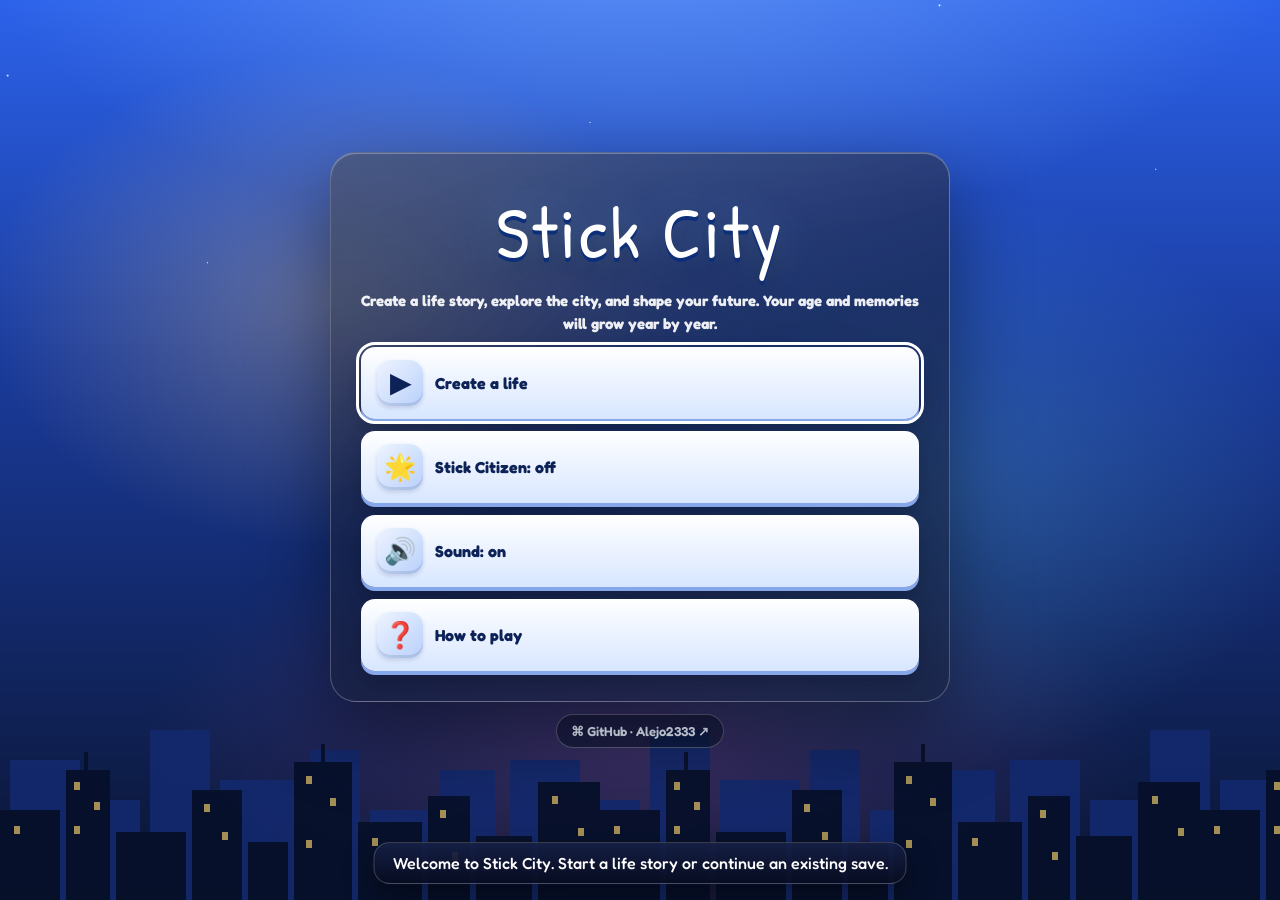
<file: index.html>
<!doctype html>
<html lang="en">
  <head>
    <meta charset="utf-8" />
    <meta
      name="viewport"
      content="width=device-width, initial-scale=1, viewport-fit=cover"
    />
    <title>Stick City</title>
    <link rel="preconnect" href="https://fonts.googleapis.com" />
    <link rel="preconnect" href="https://fonts.gstatic.com" crossorigin />
    <link
      rel="stylesheet"
      href="https://fonts.googleapis.com/css2?family=Fredoka:wght@400;500;600;700&family=Patrick+Hand&display=swap"
    />
    <link rel="stylesheet" href="css/base.css" />
    <link rel="stylesheet" href="css/mobile.css" />
    <link rel="stylesheet" href="css/ui.css" />
    <link rel="stylesheet" href="css/casino.css" />
    <link rel="stylesheet" href="css/kit.css" />
    <link rel="stylesheet" href="css/motion.css" />
  </head>
  <body>
    <main>
      <div class="stage">
        <canvas
          id="c"
          width="800"
          height="520"
          aria-label="Top-down town view, or the inside of a building"
        ></canvas>
        <div class="ov" id="ov" hidden></div>
      </div>
      <div class="screen" id="bp" hidden></div>
      <div class="screen" id="mn" hidden></div>
      <div class="joy" id="joy" aria-hidden="true">
        <div class="joy-base"><div class="joy-knob"></div></div>
      </div>
      <p id="log" aria-live="polite"></p>
      <button id="talkb" hidden></button>
      <div class="fab">
        <button id="menub" aria-label="Menu">☰</button>
        <button id="bagb" aria-label="Backpack">🎒</button>
        <button id="phb" aria-label="Phone">📱</button>
        <button id="rewb" aria-label="Rewind time" hidden>⏪</button>
        <button id="carb" aria-label="Park or drive your vehicle" hidden>
          🅿️
        </button>
        <button id="zin" aria-label="Zoom in">+</button>
        <button id="zout" aria-label="Zoom out">−</button>
      </div>
      <div id="zl" aria-hidden="true"></div>
      <div id="fade" aria-hidden="true"></div>
      <div id="phn" hidden></div>
      <div id="sa" aria-hidden="true"></div>
    </main>
    <!-- Plain scripts sharing one global scope; order matters. -->
    <script src="js/core/state.js"></script>
    <script src="js/data/buildings.js"></script>
    <script src="js/world/map.js"></script>
    <script src="js/world/cars.js"></script>
    <script src="js/world/scenery.js"></script>
    <script src="js/world/npcs.js"></script>
    <script src="js/core/effects.js"></script>
    <script src="js/ui/backpack.js"></script>
    <script src="js/systems/citizen.js"></script>
    <script src="js/systems/market.js"></script>
    <script src="js/ui/report.js"></script>
    <script src="js/ui/phone.js"></script>
    <script src="js/ui/kit.js"></script>
    <script src="js/ui/invest.js"></script>
    <script src="js/ui/creator.js"></script>
    <script src="js/world/pickups.js"></script>
    <script src="js/systems/events.js"></script>
    <script src="js/data/lifesim.js"></script>
    <script src="js/systems/life.js"></script>
    <script src="js/systems/shop.js"></script>
    <script src="js/systems/dating.js"></script>
    <script src="js/city/social.js"></script>
    <script src="js/city/hub.js"></script>
    <script src="js/city/property.js"></script>
    <script src="js/city/minigames.js"></script>
    <script src="js/city/casino.js"></script>
    <script src="js/city/achievements.js"></script>
    <script src="js/systems/time.js"></script>
    <script src="js/render/world.js"></script>
    <script src="js/render/player.js"></script>
    <script src="js/render/hud.js"></script>
    <script src="js/ui/menu.js"></script>
    <script src="js/main.js"></script>
  </body>
</html>
</file>
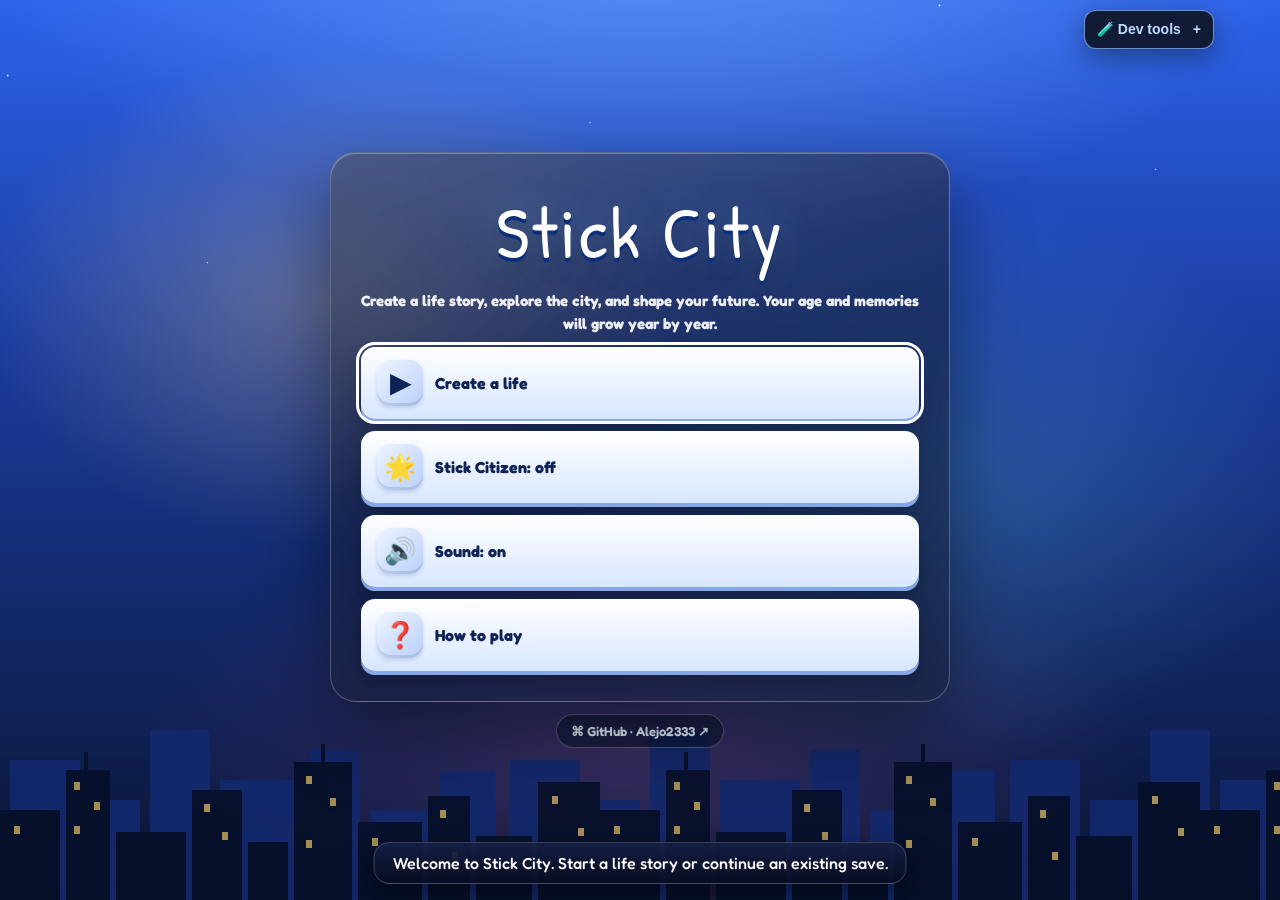
<file: index.dev.html>
<!doctype html>
<html lang="en">
  <head>
    <meta charset="utf-8" />
    <meta
      name="viewport"
      content="width=device-width, initial-scale=1, viewport-fit=cover"
    />
    <title>Stick City — Development</title>
    <script>
      window.STICK_CITY_DEV = true;
    </script>
    <link rel="preconnect" href="https://fonts.googleapis.com" />
    <link rel="preconnect" href="https://fonts.gstatic.com" crossorigin />
    <link
      rel="stylesheet"
      href="https://fonts.googleapis.com/css2?family=Fredoka:wght@400;500;600;700&family=Patrick+Hand&display=swap"
    />
    <link rel="stylesheet" href="css/base.css" />
    <link rel="stylesheet" href="css/mobile.css" />
    <link rel="stylesheet" href="css/ui.css" />
    <link rel="stylesheet" href="css/casino.css" />
    <link rel="stylesheet" href="css/kit.css" />
    <link rel="stylesheet" href="css/dev.css" />
    <link rel="stylesheet" href="css/motion.css" />
  </head>
  <body>
    <main>
      <div class="stage">
        <canvas
          id="c"
          width="800"
          height="520"
          aria-label="Top-down town view, or the inside of a building"
        ></canvas>
        <div class="ov" id="ov" hidden></div>
      </div>
      <div class="screen" id="bp" hidden></div>
      <div class="screen" id="mn" hidden></div>
      <div class="joy" id="joy" aria-hidden="true">
        <div class="joy-base"><div class="joy-knob"></div></div>
      </div>
      <p id="log" aria-live="polite"></p>
      <button id="talkb" hidden></button>
      <div class="fab">
        <button id="menub" aria-label="Menu">☰</button>
        <button id="bagb" aria-label="Backpack">🎒</button>
        <button id="phb" aria-label="Phone">📱</button>
        <button id="rewb" aria-label="Rewind time" hidden>⏪</button>
        <button id="carb" aria-label="Park or drive your vehicle" hidden>
          🅿️
        </button>
        <button id="zin" aria-label="Zoom in">+</button>
        <button id="zout" aria-label="Zoom out">−</button>
      </div>
      <div id="zl" aria-hidden="true"></div>
      <div id="fade" aria-hidden="true"></div>
      <div id="phn" hidden></div>
      <div id="sa" aria-hidden="true"></div>
    </main>
    <script src="js/core/state.js"></script>
    <script src="js/data/buildings.js"></script>
    <script src="js/world/map.js"></script>
    <script src="js/world/cars.js"></script>
    <script src="js/world/scenery.js"></script>
    <script src="js/world/npcs.js"></script>
    <script src="js/core/effects.js"></script>
    <script src="js/ui/backpack.js"></script>
    <script src="js/systems/citizen.js"></script>
    <script src="js/systems/market.js"></script>
    <script src="js/ui/report.js"></script>
    <script src="js/ui/phone.js"></script>
    <script src="js/ui/kit.js"></script>
    <script src="js/ui/invest.js"></script>
    <script src="js/ui/creator.js"></script>
    <script src="js/world/pickups.js"></script>
    <script src="js/systems/events.js"></script>
    <script src="js/data/lifesim.js"></script>
    <script src="js/systems/life.js"></script>
    <script src="js/systems/shop.js"></script>
    <script src="js/systems/dating.js"></script>
    <script src="js/city/social.js"></script>
    <script src="js/city/hub.js"></script>
    <script src="js/city/property.js"></script>
    <script src="js/city/minigames.js"></script>
    <script src="js/city/casino.js"></script>
    <script src="js/city/achievements.js"></script>
    <script src="js/systems/time.js"></script>
    <script src="js/render/world.js"></script>
    <script src="js/render/player.js"></script>
    <script src="js/render/hud.js"></script>
    <script src="js/ui/menu.js"></script>
    <script src="js/main.js"></script>
    <script src="js/dev.js"></script>
  </body>
</html>
</file>
<file: css/base.css>
:root {
  --paper: #eef2f5;
  --ink: #2b3138;
  --muted: #5f6b78;
  --mark: #1f5fd1;
  box-sizing: border-box;
}
@media (prefers-color-scheme: dark) {
  :root:not([data-theme="light"]) {
    --paper: #1b2026;
    --ink: #e6eaee;
    --muted: #93a0ad;
    --mark: #6ea2ff;
  }
}
:root[data-theme="dark"] {
  --paper: #1b2026;
  --ink: #e6eaee;
  --muted: #93a0ad;
  --mark: #6ea2ff;
}
* {
  box-sizing: border-box;
}
html,
body {
  height: 100%;
  margin: 0;
  overflow: hidden;
  overscroll-behavior: none;
  background: #000;
}
body {
  color: var(--ink);
  font-family:
    "Patrick Hand", "Comic Sans MS", "Segoe Print", cursive, sans-serif;
  font-size: 18px;
  -webkit-user-select: none;
  user-select: none;
  -webkit-touch-callout: none;
  -webkit-tap-highlight-color: transparent;
  touch-action: manipulation;
}
main {
  position: fixed;
  inset: 0;
}
.stage {
  position: absolute;
  inset: 0;
  container-type: inline-size;
}
canvas {
  width: 100%;
  height: 100%;
  display: block;
  touch-action: none;
}
.ov {
  position: absolute;
  left: var(--ovl, 36%);
  right: 2%;
  top: 19%;
  bottom: auto;
  max-height: calc(81% - 72px);
  overflow: auto;
  background: rgba(70, 130, 255, 0.92);
  border: 2px solid #1b4fc4;
  border-radius: 22px;
  padding: 14px 16px;
  color: #0a1a4d;
  font-family: Verdana, Geneva, sans-serif;
}
.ov[hidden] {
  display: none;
}
.ov p {
  margin: 0 0 10px;
  font-weight: 700;
  font-size: 14px;
  line-height: 1.4;
}
.menu {
  display: grid;
  grid-template-columns: 1fr 1fr;
  gap: 8px;
}
.menu button {
  display: flex;
  align-items: center;
  gap: 10px;
  text-align: left;
  font:
    700 12.5px Verdana,
    Geneva,
    sans-serif;
  color: #0a1a4d;
  background: rgba(130, 190, 255, 0.78);
  border: 2px solid #2a62d6;
  border-radius: 12px;
  padding: 7px 9px;
  cursor: pointer;
}
@media (hover: hover) {
  .menu button:hover:not(:disabled) {
    background: #bfe0ff;
    border-color: #0a1a4d;
  }
}
.menu button:focus-visible {
  outline: 3px solid #fff;
  outline-offset: 2px;
}
.menu button:disabled {
  opacity: 0.5;
  cursor: not-allowed;
}
.ico {
  font-size: 26px;
  line-height: 1;
}
.tag {
  color: #c40000;
}
@container (max-width:560px) {
  .ov {
    left: 3%;
    right: 3%;
    top: auto;
    bottom: 72px;
    height: 52%;
  }
  .ov .menu {
    grid-template-columns: 1fr;
  }
}
/* Full-screen pages: title / pause menu and backpack */
.screen {
  position: fixed;
  inset: 0;
  z-index: 10;
  overflow-y: auto;
  display: flex;
  flex-direction: column;
  align-items: center;
  justify-content: center;
  gap: 12px;
  padding: calc(24px + env(safe-area-inset-top, 0px)) 18px
    calc(24px + env(safe-area-inset-bottom, 0px));
  background:
    radial-gradient(
      circle at 50% 18%,
      rgba(255, 255, 255, 0.24),
      transparent 45%
    ),
    linear-gradient(180deg, #3d6ef5 0%, #1c3d8e 35%, #0d1a39 100%);
  color: #dfeafc;
  font-family: Verdana, Geneva, sans-serif;
}
.screen[hidden] {
  display: none;
}
.screen-panel {
  width: min(620px, 100%);
  background: rgba(9, 17, 36, 0.46);
  border: 1px solid rgba(255, 255, 255, 0.26);
  border-radius: 26px;
  box-shadow:
    0 20px 45px rgba(8, 14, 28, 0.32),
    inset 0 1px 0 rgba(255, 255, 255, 0.2);
  backdrop-filter: blur(4px);
  padding: clamp(18px, 4vw, 30px);
}
.screen h1 {
  margin: 0 0 10px;
  font:
    400 clamp(42px, 9vw, 72px) "Patrick Hand",
    "Comic Sans MS",
    "Segoe Print",
    cursive,
    sans-serif;
  color: #fff;
  text-shadow: 0 4px 0 #103a88;
  text-align: center;
  letter-spacing: 0.04em;
}
.screen-copy {
  display: flex;
  flex-direction: column;
  gap: 6px;
  margin-bottom: 12px;
}
.screen p {
  margin: 0;
  max-width: 620px;
  text-align: center;
  font-weight: 700;
  font-size: 15px;
  line-height: 1.5;
  color: rgba(255, 255, 255, 0.92);
}
.screen .menu {
  grid-template-columns: 1fr;
  width: 100%;
  gap: 12px;
  margin-top: 0;
}
.screen .menu button {
  justify-content: flex-start;
  gap: 12px;
  font-size: 15px;
  padding: 13px 16px;
  border-radius: 14px;
  background: linear-gradient(
    180deg,
    rgba(176, 214, 255, 0.98),
    rgba(117, 164, 255, 0.88)
  );
  border: 1px solid rgba(14, 48, 115, 0.8);
  box-shadow: 0 8px 18px rgba(3, 10, 26, 0.18);
  transition:
    transform 0.12s ease,
    box-shadow 0.12s ease,
    filter 0.12s ease;
}
@media (hover: hover) {
  .screen .menu button:hover:not(:disabled) {
    transform: translateY(-1px);
    box-shadow: 0 10px 20px rgba(3, 10, 26, 0.2);
    filter: brightness(1.03);
  }
}
.screen .menu button:active:not(:disabled) {
  transform: translateY(0);
}
.screen .menu .ico {
  font-size: 30px;
}
@media (min-width: 900px) {
  .screen .menu button {
    font-size: 16px;
  }
}
/* Touch zone for the floating joystick; the base rests in its corner. */
.joy {
  display: none;
  position: fixed;
  left: env(safe-area-inset-left, 0px);
  bottom: env(safe-area-inset-bottom, 0px);
  z-index: 5;
  width: min(48vw, 340px);
  height: min(60vh, 320px);
  touch-action: none;
  -webkit-user-select: none;
  user-select: none;
}
@media (pointer: coarse) {
  .joy {
    display: block;
  }
}
body.in .joy {
  display: none;
}
.joy-base {
  position: absolute;
  left: 76px;
  top: calc(100% - 76px);
  width: 120px;
  height: 120px;
  margin: -60px 0 0 -60px;
  border-radius: 50%;
  pointer-events: none;
  opacity: 0.6;
  transition: opacity 0.15s;
}
.joy.on .joy-base {
  opacity: 1;
}
.joy-knob {
  position: absolute;
  left: 50%;
  top: 50%;
  width: 54px;
  height: 54px;
  margin: -27px 0 0 -27px;
  border-radius: 50%;
}
.fab button {
  font: inherit;
  color: #fff;
  background: rgba(0, 0, 0, 0.38);
  border: 2px solid rgba(255, 255, 255, 0.55);
  border-radius: 12px;
  cursor: pointer;
}
.fab button:focus-visible {
  outline: 3px solid #fff;
  outline-offset: 2px;
}
.fab {
  position: fixed;
  right: calc(10px + env(safe-area-inset-right, 0px));
  top: calc(10px + env(safe-area-inset-top, 0px));
  z-index: 5;
  display: flex;
  flex-direction: column;
  gap: 8px;
}
.fab button {
  width: 46px;
  height: 46px;
  padding: 0;
  font-size: 22px;
}
body.in .fab button:not(#phb) {
  display: none;
}
/* Sits apart from the stack, along the bottom edge and clear of the joystick. */
.fab #rewb {
  position: fixed;
  left: calc(10px + env(safe-area-inset-left, 0px));
  bottom: calc(10px + env(safe-area-inset-bottom, 0px));
}
@media (pointer: coarse) {
  .fab #rewb {
    left: calc(50% - 23px);
    bottom: calc(16px + env(safe-area-inset-bottom, 0px));
  }
}
@media (pointer: coarse) and (orientation: landscape) {
  .fab #rewb {
    left: calc(140px + env(safe-area-inset-left, 0px));
    bottom: calc(12px + env(safe-area-inset-bottom, 0px));
  }
}
#log {
  position: fixed;
  left: 50%;
  bottom: calc(16px + env(safe-area-inset-bottom, 0px));
  transform: translateX(-50%);
  z-index: 11;
  max-width: min(92vw, 640px);
  margin: 0;
  padding: 8px 14px;
  border-radius: 12px;
  background: rgba(0, 0, 0, 0.72);
  color: #fff;
  font-size: 16px;
  text-align: center;
  pointer-events: none;
}
#log:empty {
  display: none;
}
@media (pointer: coarse) {
  #log {
    bottom: calc(150px + env(safe-area-inset-bottom, 0px));
  }
}
@media (pointer: coarse) and (orientation: landscape) {
  #log {
    bottom: calc(12px + env(safe-area-inset-bottom, 0px));
    max-width: calc(100vw - 420px);
    min-width: 200px;
    font-size: 14px;
  }
}
body.in #log {
  bottom: calc(16px + env(safe-area-inset-bottom, 0px));
}
#carb[hidden] {
  display: none;
}
.ov .menu .leave {
  position: sticky;
  bottom: -14px;
  grid-column: 1 / -1;
  background: #bfe0ff;
  box-shadow: 0 -6px 10px rgba(30, 80, 200, 0.45);
}
.screen .menu > button:last-child:nth-child(odd) {
  grid-column: 1 / -1;
}
@media (max-height: 480px) {
  .ov {
    top: calc(54px + env(safe-area-inset-top, 0px));
    max-height: calc(100% - 62px - env(safe-area-inset-top, 0px));
    padding: 10px 12px;
  }
  .ov p {
    font-size: 12.5px;
    margin-bottom: 6px;
  }
  .ov .menu {
    gap: 6px;
  }
  .ov .menu button {
    font-size: 11.5px;
    padding: 5px 8px;
    min-height: 38px;
  }
  .ov .ico {
    font-size: 20px;
  }
  .ov .menu .leave {
    bottom: -10px;
  }
}
.github-credit {
  display: inline-flex;
  align-items: center;
  justify-content: center;
  flex-shrink: 0;
  color: #e8f1ff;
  font: 600 13px var(--ui);
  text-decoration: none;
  padding: 8px 14px;
  border-radius: 999px;
  background: rgba(9, 18, 46, 0.56);
  border: 1px solid rgba(255, 255, 255, 0.28);
  transition: background 0.15s ease;
}
.github-credit:hover {
  background: rgba(35, 79, 165, 0.85);
  text-decoration: underline;
}
.github-credit:focus-visible {
  outline: 3px solid white;
  outline-offset: 3px;
}
</file>
<file: css/mobile.css>
/* Mobile + zoom additions */
#sa {
  position: fixed;
  left: 0;
  top: 0;
  width: 0;
  height: 0;
  visibility: hidden;
  pointer-events: none;
  padding: env(safe-area-inset-top, 0px) env(safe-area-inset-right, 0px)
    env(safe-area-inset-bottom, 0px) env(safe-area-inset-left, 0px);
}
.screen > :first-child {
  margin-top: auto;
}
.screen > :last-child {
  margin-bottom: auto;
}
.ov,
.screen {
  overscroll-behavior: contain;
}
.fab button {
  touch-action: none;
  -webkit-user-select: none;
  user-select: none;
}
.fab button {
  font-size: 24px;
  line-height: 1;
}
#zl {
  position: fixed;
  right: calc(66px + env(safe-area-inset-right, 0px));
  top: calc(170px + env(safe-area-inset-top, 0px));
  z-index: 6;
  padding: 4px 10px;
  border-radius: 10px;
  background: rgba(0, 0, 0, 0.65);
  color: #fff;
  font-size: 16px;
  pointer-events: none;
  opacity: 0;
  transition: opacity 0.25s;
}
#zl.on {
  opacity: 1;
}
body.in #zl {
  display: none;
}
@media (pointer: coarse) {
  .menu button {
    min-height: 44px;
  }
}
@media (max-height: 480px) {
  .fab {
    gap: 6px;
  }
  .fab button {
    width: 40px;
    height: 40px;
    font-size: 20px;
  }
  #zl {
    right: calc(58px + env(safe-area-inset-right, 0px));
  }
}
@media (pointer: coarse) and (max-height: 480px) {
  .joy-base {
    left: 66px;
    top: calc(100% - 66px);
  }
}
@media (max-height: 520px) and (orientation: landscape) {
  .screen h1 {
    font-size: clamp(30px, 8vh, 44px);
  }
  .screen .menu {
    width: min(720px, 100%);
    grid-template-columns: 1fr 1fr;
    gap: 8px;
    margin-top: 6px;
  }
  .screen .menu button {
    padding: 8px 12px;
    font-size: 14px;
  }
}
#phn,
.ph-ghost {
  position: fixed;
  inset: 0;
  z-index: 12;
  display: flex;
  align-items: flex-end;
  justify-content: center;
  background: rgba(0, 0, 0, 0.45);
  padding: calc(10px + env(safe-area-inset-top, 0px)) 10px
    calc(10px + env(safe-area-inset-bottom, 0px));
}
#phn[hidden] {
  display: none;
}
.ph {
  width: min(330px, 100%);
  height: min(640px, 100%);
  background: #111;
  border-radius: 38px;
  padding: 10px;
  box-shadow: 0 10px 40px rgba(0, 0, 0, 0.6);
  display: flex;
  animation: phup 0.28s ease-out;
}
@keyframes phup {
  from {
    transform: translateY(60%);
    opacity: 0;
  }
}
.phs {
  flex: 1;
  min-width: 0;
  display: flex;
  flex-direction: column;
  background: #f4f6fa;
  color: #1b2430;
  border-radius: 30px;
  overflow: hidden;
  font:
    14px Verdana,
    Geneva,
    sans-serif;
}
.phs.home {
  background: linear-gradient(160deg, #5b8cff, #8e44ad 60%, #e1306c);
  color: #fff;
}
.phb {
  display: flex;
  justify-content: space-between;
  padding: 10px 22px 4px;
  font-weight: 700;
  font-size: 12px;
}
.phc {
  flex: 1;
  min-height: 0;
  overflow-y: auto;
  padding: 8px 12px;
  overscroll-behavior: contain;
  -webkit-overflow-scrolling: touch;
}
.phh {
  height: 28px;
  display: flex;
  align-items: center;
  justify-content: center;
  cursor: pointer;
}
.phh i {
  width: 100px;
  height: 5px;
  border-radius: 3px;
  background: #777;
}
.pht {
  display: flex;
  align-items: center;
  gap: 8px;
  margin-bottom: 8px;
}
.pht b {
  font-size: 17px;
}
.phw {
  text-align: center;
  padding: 14px 0 6px;
}
.phtm {
  font: 300 44px Verdana;
}
.phg {
  display: grid;
  grid-template-columns: repeat(4, 1fr);
  gap: 14px 4px;
  padding-top: 12px;
}
.phg button {
  display: flex;
  flex-direction: column;
  align-items: center;
  gap: 4px;
  border: 0;
  background: none;
  color: inherit;
  font: 600 10px Verdana;
  cursor: pointer;
  padding: 0;
  touch-action: manipulation;
}
.phg span {
  width: 52px;
  height: 52px;
  border-radius: 14px;
  display: flex;
  align-items: center;
  justify-content: center;
  font-size: 26px;
}
.card {
  background: #fff;
  border-radius: 14px;
  padding: 10px;
  margin-bottom: 8px;
  box-shadow: 0 1px 3px rgba(0, 0, 0, 0.12);
}
.card.note {
  background: #fff3c4;
}
.mail-badge {
  min-width: 17px;
  height: 17px;
  border-radius: 9px;
  display: inline-flex;
  align-items: center;
  justify-content: center;
  margin-left: 4px;
  padding: 0 5px;
  background: #e53935;
  color: #fff;
  font:
    700 10px Verdana,
    Geneva,
    sans-serif;
}
.pb.mail-unread {
  border-left: 4px solid #2f6fe4;
}
.email-body {
  white-space: pre-line;
  overflow-wrap: anywhere;
  line-height: 1.55;
}
.pb {
  display: block;
  width: 100%;
  margin: 5px 0;
  border: 0;
  border-radius: 12px;
  padding: 9px 12px;
  min-height: 40px;
  background: #2f6fe4;
  color: #fff;
  font:
    700 13px Verdana,
    Geneva,
    sans-serif;
  text-align: left;
  cursor: pointer;
  touch-action: manipulation;
}
.pb:disabled {
  opacity: 0.45;
  cursor: not-allowed;
}
.pb.g {
  background: #2fa84f;
}
.pb.r {
  background: #d63a3a;
}
.pb.w {
  background: #fff;
  color: #1b2430;
  box-shadow: 0 1px 3px rgba(0, 0, 0, 0.12);
}
.pb.t {
  width: auto;
  margin: 0;
  background: #e3e8f2;
  color: #1b2430;
  font-size: 18px;
  padding: 4px 12px;
  min-height: 0;
}
.rw {
  display: flex;
  gap: 6px;
}
.rw .pb {
  text-align: center;
  padding: 9px 2px;
  font-size: 12px;
}
.up {
  color: #1e9e48;
}
.dn {
  color: #d63a3a;
}
.inv-total {
  font-size: 26px;
  font-weight: 800;
  line-height: 1.2;
}
.inv-sum {
  display: flex;
  gap: 6px;
  margin: 6px 0;
  font-size: 12px;
}
.inv-sum span {
  flex: 1;
}
.inv-sum span span {
  font-weight: 700;
}
.inv-row {
  display: flex;
  align-items: center;
  gap: 8px;
  width: 100%;
  padding: 8px 0;
  border: 0;
  border-top: 1px solid #eef0f4;
  background: none;
  color: inherit;
  font: inherit;
  font-size: 13px;
  text-align: left;
  cursor: pointer;
}
.inv-row:first-of-type {
  margin-top: 6px;
}
.inv-row small {
  display: block;
  font-size: 11px;
  opacity: 0.8;
}
.inv-ic {
  font-size: 22px;
}
.inv-end {
  margin-left: auto;
  text-align: right;
  white-space: nowrap;
}
.bub {
  max-width: 80%;
  padding: 7px 10px;
  border-radius: 14px;
  margin: 4px 0;
  background: #e3e8f2;
}
.bub.me {
  margin-left: auto;
  background: #2f6fe4;
  color: #fff;
}
.bub.typing {
  display: flex;
  width: 52px;
  justify-content: center;
  gap: 4px;
  padding: 11px 10px;
}
.typing i {
  width: 5px;
  height: 5px;
  border-radius: 50%;
  background: #687386;
  animation: typing-bounce 0.9s infinite ease-in-out;
}
.typing i:nth-child(2) {
  animation-delay: 0.15s;
}
.typing i:nth-child(3) {
  animation-delay: 0.3s;
}
@keyframes typing-bounce {
  0%,
  60%,
  100% {
    transform: translateY(0);
    opacity: 0.45;
  }
  30% {
    transform: translateY(-4px);
    opacity: 1;
  }
}
@media (prefers-reduced-motion: reduce) {
  .typing i {
    animation: none;
    opacity: 0.75;
  }
}
.cd {
  background: #111;
  color: #fff;
  font: 300 30px Verdana;
  text-align: right;
  padding: 14px;
  border-radius: 12px;
  margin-bottom: 8px;
  overflow: hidden;
}
.ck {
  display: grid;
  grid-template-columns: repeat(4, 1fr);
  gap: 6px;
}
.ck .pb {
  margin: 0;
  padding: 12px 0;
  text-align: center;
  font-size: 16px;
  background: #d5dbe8;
  color: #1b2430;
}
.ck .pb.o {
  background: #ff9f0a;
  color: #fff;
}
@media (max-height: 480px) {
  .phw {
    padding: 4px 0 0;
  }
  .phtm {
    font-size: 28px;
  }
  .phg {
    gap: 8px 4px;
    padding-top: 6px;
  }
  .phg span {
    width: 40px;
    height: 40px;
    font-size: 21px;
    border-radius: 11px;
  }
  .ph {
    border-radius: 26px;
    padding: 6px;
  }
  .phs {
    border-radius: 22px;
  }
  .phh {
    height: 18px;
  }
}
</file>
<file: css/ui.css>
/* ---- Visual polish: fonts, menus, overlays, controls ---- */
:root {
  --ui: "Fredoka", "Trebuchet MS", Verdana, Geneva, sans-serif;
  --ease-pop: cubic-bezier(0.2, 0.9, 0.25, 1.25);
}
.menu button,
.ov,
.ov p,
.screen,
.screen p,
#log,
.pb,
.phs,
.phg button {
  font-family: var(--ui);
}
.screen {
  isolation: isolate;
  overflow: hidden;
  background:
    radial-gradient(
      1100px 560px at 50% -12%,
      rgba(140, 190, 255, 0.55),
      transparent 62%
    ),
    linear-gradient(180deg, #2c62ea 0%, #1a3b9c 40%, #0a1430 100%);
}
/* Drifting coloured glows and twinkling stars */
.screen::before {
  content: "";
  position: fixed;
  inset: -15%;
  z-index: -1;
  pointer-events: none;
  background:
    radial-gradient(closest-side, rgba(255, 210, 120, 0.3), transparent)
      18% 28% / 42% 42% no-repeat,
    radial-gradient(closest-side, rgba(110, 220, 255, 0.24), transparent)
      82% 55% / 50% 50% no-repeat,
    radial-gradient(closest-side, rgba(255, 120, 200, 0.18), transparent)
      50% 92% / 60% 40% no-repeat,
    radial-gradient(1.5px 1.5px at 12% 18%, #fff, transparent),
    radial-gradient(1.5px 1.5px at 33% 9%, #fff, transparent),
    radial-gradient(1px 1px at 47% 22%, #fff, transparent),
    radial-gradient(1.5px 1.5px at 68% 12%, #fff, transparent),
    radial-gradient(1px 1px at 81% 26%, #fff, transparent),
    radial-gradient(1.5px 1.5px at 92% 8%, #fff, transparent),
    radial-gradient(1px 1px at 24% 34%, #fff, transparent),
    radial-gradient(1px 1px at 58% 4%, #fff, transparent);
  animation: sc-drift 22s ease-in-out infinite alternate;
}
/* Two parallax city skylines scrolling along the bottom */
.screen::after {
  content: "";
  position: fixed;
  left: 0;
  bottom: 0;
  width: 200%;
  height: min(34vh, 260px);
  z-index: -1;
  pointer-events: none;
  background:
    url("data:image/svg+xml,%3Csvg xmlns='http://www.w3.org/2000/svg' width='600' height='160' viewBox='0 0 600 160'%3E%3Cg fill='%2306102a'%3E%3Crect x='0' y='70' width='60' height='90'/%3E%3Crect x='66' y='30' width='44' height='130'/%3E%3Crect x='84' y='12' width='4' height='18'/%3E%3Crect x='116' y='92' width='70' height='68'/%3E%3Crect x='192' y='50' width='50' height='110'/%3E%3Crect x='248' y='102' width='40' height='58'/%3E%3Crect x='294' y='22' width='58' height='138'/%3E%3Crect x='321' y='4' width='4' height='18'/%3E%3Crect x='358' y='82' width='64' height='78'/%3E%3Crect x='428' y='56' width='42' height='104'/%3E%3Crect x='476' y='96' width='56' height='64'/%3E%3Crect x='538' y='42' width='62' height='118'/%3E%3C/g%3E%3Cg fill='%23ffd76a' opacity='.7'%3E%3Crect x='74' y='42' width='6' height='8'/%3E%3Crect x='94' y='62' width='6' height='8'/%3E%3Crect x='74' y='86' width='6' height='8'/%3E%3Crect x='204' y='64' width='6' height='8'/%3E%3Crect x='222' y='92' width='6' height='8'/%3E%3Crect x='306' y='36' width='6' height='8'/%3E%3Crect x='330' y='58' width='6' height='8'/%3E%3Crect x='306' y='100' width='6' height='8'/%3E%3Crect x='440' y='70' width='6' height='8'/%3E%3Crect x='452' y='112' width='6' height='8'/%3E%3Crect x='552' y='56' width='6' height='8'/%3E%3Crect x='578' y='88' width='6' height='8'/%3E%3Crect x='14' y='86' width='6' height='8'/%3E%3Crect x='372' y='98' width='6' height='8'/%3E%3C/g%3E%3C/svg%3E")
      0 100% / 600px 160px repeat-x,
    url("data:image/svg+xml,%3Csvg xmlns='http://www.w3.org/2000/svg' width='500' height='200' viewBox='0 0 500 200'%3E%3Cg fill='%23132a6e'%3E%3Crect x='10' y='60' width='70' height='140'/%3E%3Crect x='90' y='100' width='50' height='100'/%3E%3Crect x='150' y='30' width='60' height='170'/%3E%3Crect x='220' y='80' width='80' height='120'/%3E%3Crect x='310' y='50' width='50' height='150'/%3E%3Crect x='370' y='110' width='60' height='90'/%3E%3Crect x='440' y='70' width='55' height='130'/%3E%3C/g%3E%3C/svg%3E")
      0 100% / 500px 200px repeat-x;
  opacity: 0.9;
  animation: sc-pan 90s linear infinite;
}
@keyframes sc-drift {
  to {
    transform: translate3d(4%, -3%, 0) scale(1.06);
  }
}
@keyframes sc-pan {
  to {
    transform: translate3d(-50%, 0, 0);
  }
}
.screen-panel {
  position: relative;
  flex: 0 1 auto;
  min-height: 0;
  max-height: calc(
    100vh - 48px - env(safe-area-inset-top, 0px) -
      env(safe-area-inset-bottom, 0px)
  );
  max-height: calc(
    100dvh - 48px - env(safe-area-inset-top, 0px) -
      env(safe-area-inset-bottom, 0px)
  );
  overflow-y: auto;
  overscroll-behavior: contain;
  -webkit-overflow-scrolling: touch;
  background:
    linear-gradient(
      160deg,
      rgba(255, 255, 255, 0.18),
      rgba(255, 255, 255, 0.03) 45%
    ),
    rgba(9, 18, 46, 0.58);
  border: 1px solid rgba(255, 255, 255, 0.24);
  box-shadow:
    0 30px 80px rgba(0, 0, 0, 0.45),
    inset 0 1px 0 rgba(255, 255, 255, 0.28);
  backdrop-filter: blur(10px);
  -webkit-backdrop-filter: blur(10px);
  animation: sc-panel 0.5s var(--ease-pop) both;
}
@keyframes sc-panel {
  from {
    opacity: 0;
    transform: translateY(28px) scale(0.94);
  }
}
.screen h1 {
  color: #fff;
  text-shadow:
    0 4px 0 #0d2f7a,
    0 12px 24px rgba(0, 0, 0, 0.4),
    0 0 36px rgba(140, 200, 255, 0.45);
  animation: sc-title 0.6s var(--ease-pop) 0.05s both;
}
/* Long menus (pause, city hub…) go two-up on wide screens. */
@media (min-width: 700px) {
  .screen-panel:has(.menu > button:nth-child(6)) {
    width: min(780px, 100%);
  }
  .screen .menu:has(> button:nth-child(6)) {
    grid-template-columns: 1fr 1fr;
  }
}
@keyframes sc-title {
  from {
    opacity: 0;
    transform: translateY(-18px) scale(0.85) rotate(-3deg);
  }
}
.screen p {
  animation: sc-fade 0.5s ease 0.12s both;
}
@keyframes sc-fade {
  from {
    opacity: 0;
    transform: translateY(8px);
  }
}
.screen .menu button {
  position: relative;
  overflow: hidden;
  color: #0d2257;
  border: 0;
  background: linear-gradient(180deg, #ffffff, #d7e6ff);
  box-shadow:
    0 4px 0 #86a8ea,
    0 12px 22px rgba(3, 10, 26, 0.3);
  transition:
    transform 0.16s var(--ease-pop),
    box-shadow 0.16s ease;
  animation: sc-btn 0.42s var(--ease-pop) both;
  animation-delay: calc(min(var(--i, 0), 8) * 45ms + 140ms);
}
@keyframes sc-btn {
  from {
    opacity: 0;
    transform: translateY(16px) scale(0.92);
  }
}
.screen .menu button::after,
.ov .menu button::after {
  content: "";
  position: absolute;
  inset: 0;
  pointer-events: none;
  background: linear-gradient(
    110deg,
    transparent 35%,
    rgba(255, 255, 255, 0.75) 50%,
    transparent 65%
  );
  transform: translateX(-130%);
  transition: transform 0.6s ease;
}
@media (hover: hover) {
  .screen .menu button:hover:not(:disabled)::after,
  .ov .menu button:hover:not(:disabled)::after {
    transform: translateX(130%);
  }
  .screen .menu button:hover:not(:disabled) {
    transform: translateY(-3px);
    filter: none;
    box-shadow:
      0 7px 0 #86a8ea,
      0 18px 30px rgba(3, 10, 26, 0.38);
  }
}
.screen .menu button:active:not(:disabled) {
  transform: translateY(3px);
  box-shadow:
    0 1px 0 #86a8ea,
    0 6px 12px rgba(3, 10, 26, 0.3);
}
.screen .menu .ico,
.ov .menu .ico {
  flex: none;
  display: grid;
  place-items: center;
  width: 46px;
  height: 46px;
  border-radius: 14px;
  font-size: 26px;
  background: linear-gradient(135deg, #eef4ff, #b9d0fb);
  box-shadow:
    inset 0 -3px 0 rgba(13, 34, 87, 0.12),
    0 2px 4px rgba(13, 34, 87, 0.15);
}
.ov .menu .ico {
  width: 38px;
  height: 38px;
  border-radius: 11px;
  font-size: 22px;
}
@media (hover: hover) {
  .screen .menu button:hover:not(:disabled) .ico,
  .ov .menu button:hover:not(:disabled) .ico {
    animation: sc-wiggle 0.5s ease;
  }
}
@keyframes sc-wiggle {
  30% {
    transform: rotate(-12deg) scale(1.15);
  }
  60% {
    transform: rotate(9deg) scale(1.1);
  }
}
/* Re-rendering the same page (after a purchase, a toggle…) shouldn't replay the intro. */
.still,
.still h1,
.still p,
.still .menu button {
  animation: none;
}
/* Building panel */
.ov {
  color: #fff;
  background:
    linear-gradient(
      160deg,
      rgba(255, 255, 255, 0.2),
      rgba(255, 255, 255, 0) 40%
    ),
    rgba(20, 50, 140, 0.9);
  border: 1px solid rgba(255, 255, 255, 0.35);
  box-shadow:
    0 24px 60px rgba(0, 0, 0, 0.45),
    inset 0 1px 0 rgba(255, 255, 255, 0.3);
}
.ov p {
  color: #fff;
  text-shadow: 0 1px 0 rgba(0, 0, 0, 0.35);
}
.ov.fresh {
  animation: sc-ov 0.45s var(--ease-pop) both;
}
@keyframes sc-ov {
  from {
    opacity: 0;
    transform: translateX(40px) scale(0.96);
  }
}
.ov.fresh .menu button {
  animation: sc-btn 0.38s var(--ease-pop) both;
  animation-delay: calc(min(var(--i, 0), 8) * 35ms + 120ms);
}
.ov .menu button {
  position: relative;
  overflow: hidden;
  color: #0d2257;
  border: 0;
  background: linear-gradient(180deg, #ffffff, #d9e7ff);
  box-shadow:
    0 3px 0 #7d9de0,
    0 8px 16px rgba(0, 0, 30, 0.28);
  transition:
    transform 0.15s var(--ease-pop),
    box-shadow 0.15s ease;
}
@media (hover: hover) {
  .ov .menu button:hover:not(:disabled) {
    background: linear-gradient(180deg, #ffffff, #e6efff);
    transform: translateY(-2px);
    box-shadow:
      0 5px 0 #7d9de0,
      0 12px 22px rgba(0, 0, 30, 0.34);
  }
}
.ov .menu button:active:not(:disabled) {
  transform: translateY(2px);
  box-shadow:
    0 1px 0 #7d9de0,
    0 4px 8px rgba(0, 0, 30, 0.28);
}
.ov .menu .leave,
.ov .menu .leave:hover:not(:disabled) {
  background: linear-gradient(180deg, #ffe3e3, #ffbcbc);
  box-shadow:
    0 3px 0 #d98080,
    0 -10px 18px rgba(20, 50, 140, 0.85);
}
/* Floating controls */
.fab button,
.joy-knob {
  background:
    radial-gradient(
      circle at 30% 25%,
      rgba(255, 255, 255, 0.38),
      rgba(255, 255, 255, 0) 55%
    ),
    rgba(12, 22, 52, 0.6);
  border: 1.5px solid rgba(255, 255, 255, 0.5);
  box-shadow:
    0 6px 16px rgba(0, 0, 0, 0.35),
    inset 0 1px 0 rgba(255, 255, 255, 0.35);
  transition:
    transform 0.18s var(--ease-pop),
    background-color 0.15s ease;
}
.fab button {
  border-radius: 50%;
}
.joy-base {
  background: rgba(12, 22, 52, 0.32);
  border: 2px solid rgba(255, 255, 255, 0.45);
  box-shadow: inset 0 0 18px rgba(0, 0, 0, 0.3);
}
.joy.on .joy-knob {
  transition: none;
  background-color: rgba(60, 90, 170, 0.75);
}
@media (hover: hover) {
  .fab button:hover {
    transform: scale(1.1);
  }
}
.fab button {
  position: relative;
}
.fab-badge {
  position: absolute;
  top: -5px;
  right: -5px;
  margin: 0;
  pointer-events: none;
}
.fab-badge[hidden] {
  display: none;
}
.fab-bump {
  animation: fab-bump 0.6s var(--ease-pop);
}
@keyframes fab-bump {
  30% {
    transform: scale(1.3) rotate(-8deg);
  }
  60% {
    transform: scale(1.12) rotate(6deg);
  }
}
/* Talk prompt */
#talkb {
  position: fixed;
  left: 50%;
  bottom: calc(64px + env(safe-area-inset-bottom, 0px));
  z-index: 6;
  max-width: min(70vw, 340px);
  padding: 10px 18px;
  overflow: hidden;
  border: 1.5px solid rgba(255, 255, 255, 0.5);
  border-radius: 999px;
  background: rgba(12, 22, 52, 0.86);
  box-shadow: 0 8px 20px rgba(0, 0, 0, 0.4);
  color: #fff;
  font: 600 16px var(--ui);
  text-overflow: ellipsis;
  white-space: nowrap;
  cursor: pointer;
  touch-action: manipulation;
  transform: translateX(-50%);
  animation: talk-in 0.26s var(--ease-pop);
}
#talkb[hidden] {
  display: none;
}
#talkb:active {
  transform: translateX(-50%) scale(0.95);
}
#talkb:focus-visible {
  outline: 3px solid #fff;
  outline-offset: 2px;
}
@keyframes talk-in {
  from {
    opacity: 0;
    transform: translate(-50%, 12px) scale(0.9);
  }
}
@media (pointer: coarse) and (orientation: portrait) {
  #talkb {
    bottom: calc(96px + env(safe-area-inset-bottom, 0px));
  }
}
.fab button:active {
  transform: scale(0.9);
  background-color: rgba(255, 255, 255, 0.3);
}
/* Message toast */
#log {
  padding: 10px 18px;
  border-radius: 16px;
  font-weight: 500;
  background: linear-gradient(
    180deg,
    rgba(22, 32, 70, 0.92),
    rgba(8, 12, 32, 0.92)
  );
  border: 1px solid rgba(255, 255, 255, 0.2);
  box-shadow: 0 12px 30px rgba(0, 0, 0, 0.4);
}
#log.pop {
  animation: sc-toast 0.4s var(--ease-pop) both;
}
@keyframes sc-toast {
  from {
    opacity: 0;
    transform: translate(-50%, 16px) scale(0.94);
  }
}
#log.out {
  animation: sc-toast-out 0.22s ease forwards;
}
@keyframes sc-toast-out {
  to {
    opacity: 0;
    transform: translate(-50%, 10px);
  }
}
/* Door transition */
#fade {
  position: fixed;
  inset: 0;
  z-index: 9;
  pointer-events: none;
  opacity: 0;
  background: radial-gradient(
    circle at 50% 50%,
    rgba(0, 0, 0, 0.55),
    #000 70%
  );
}
#fade.go {
  animation: sc-door 0.45s ease-out;
}
@keyframes sc-door {
  0% {
    opacity: 0.95;
  }
  100% {
    opacity: 0;
  }
}
/* Phone */
#phn,
.ph-ghost {
  backdrop-filter: blur(3px);
  -webkit-backdrop-filter: blur(3px);
}
.ph-page {
  animation: ph-page 0.2s ease-out;
}
@keyframes ph-page {
  from {
    opacity: 0;
    transform: translateX(14px);
  }
}
.ph {
  background: linear-gradient(145deg, #2c2c32, #0a0a0c);
  box-shadow:
    0 24px 60px rgba(0, 0, 0, 0.6),
    inset 0 0 0 2px #3a3a42;
  animation-timing-function: var(--ease-pop);
}
.phg span {
  box-shadow:
    inset 0 1px 0 rgba(255, 255, 255, 0.5),
    0 4px 10px rgba(0, 0, 0, 0.25);
  transition: transform 0.18s var(--ease-pop);
}
@media (hover: hover) {
  .phg button:hover span {
    transform: translateY(-2px) scale(1.07);
  }
}
.phg button:active span {
  transform: scale(0.88);
}
.creator-progress {
  margin: 0 0 9px;
}
.creator-progress-label {
  display: flex;
  justify-content: space-between;
  gap: 8px;
  margin: 0 2px 3px;
  font-size: 12px;
  font-weight: 600;
}
.creator-progress progress {
  display: block;
  width: 100%;
  height: 12px;
  accent-color: #7356d8;
}
.creator-home-card .creator-payout {
  margin: 8px 0;
}
.creator-account {
  overflow-wrap: anywhere;
}
.creator-input {
  display: block;
  box-sizing: border-box;
  width: 100%;
  margin: 6px 0 8px;
  padding: 10px 12px;
  border: 1px solid #aeb8c7;
  border-radius: 9px;
  background: #fff;
  color: #1b2430;
  font: inherit;
}
.creator-input:focus {
  outline: 3px solid rgba(47, 111, 228, 0.3);
  border-color: #2f6fe4;
}
.creator-input[aria-invalid="true"] {
  border-color: #b42318;
}
.card .creator-error {
  display: block;
  min-height: 1.2em;
  margin: -4px 0 8px;
  color: #b42318;
  font-weight: 600;
}
.creator-alert {
  border-left: 5px solid #b54708;
  background: #fff0d6;
}
.creator-troll {
  border-color: #b42318;
  background: #ffe4e1;
}
.creator-suspension {
  border-color: #8e1b1b;
  background: #ffe0e0;
}
.creator-strike {
  border-color: #c76b00;
}
.life-field {
  grid-column: 1 / -1;
  min-width: 0;
  padding: 2px 6px;
  color: #fff;
  font-weight: 600;
  text-align: left;
}
.life-input {
  display: block;
  box-sizing: border-box;
  width: 100%;
  margin: 5px 0 2px;
  padding: 10px 12px;
  border: 1px solid #aeb8c7;
  border-radius: 9px;
  background: #fff;
  color: #1b2430;
  font: inherit;
}
.life-input:focus {
  outline: 3px solid rgba(47, 111, 228, 0.3);
  border-color: #2f6fe4;
}
.life-error {
  grid-column: 1 / -1;
  min-height: 1.2em;
  padding: 0 6px;
  color: #ffd2ca;
  font-weight: 600;
  text-align: left;
}
.life-stat {
  grid-column: 1 / -1;
  margin: 0 3px 8px;
  color: #fff;
  text-align: left;
}
.life-stat-label {
  display: flex;
  justify-content: space-between;
  gap: 8px;
  margin-bottom: 3px;
  font-size: 13px;
  font-weight: 600;
}
.life-stat progress {
  display: block;
  width: 100%;
  height: 12px;
  accent-color: var(--life-progress, #49a5ff);
}
.life-feed-age {
  grid-column: 1 / -1;
  margin: 12px 4px 2px;
  color: #fff;
  font-size: 1.1em;
  text-align: left;
}
.life-feed-entry {
  grid-column: 1 / -1;
  margin: 2px 4px;
  padding: 8px 10px;
  border-left: 3px solid rgba(255, 255, 255, 0.55);
  border-radius: 4px;
  background: rgba(255, 255, 255, 0.1);
  color: #fff;
  text-align: left;
  overflow-wrap: anywhere;
}
.screen p.life-feed-entry {
  text-align: left;
}
/* Daily report */
.screen-panel:has(.rp) {
  width: min(760px, 100%);
  padding-bottom: 0;
  scrollbar-color: rgba(255, 255, 255, 0.35) transparent;
  scrollbar-width: thin;
}
.screen-panel:has(.rp) h1 {
  font-size: clamp(30px, 6vw, 46px);
  margin-bottom: 6px;
}
.screen-panel:has(.rp) .menu {
  position: sticky;
  bottom: 0;
  z-index: 3;
  grid-template-columns: repeat(auto-fit, minmax(min(100%, 150px), 1fr));
  gap: 8px;
  width: auto;
  margin: 0 calc(-1 * clamp(18px, 4vw, 30px));
  padding: 10px clamp(18px, 4vw, 30px) 14px;
  background: #0a1330;
  border-top: 1px solid rgba(255, 255, 255, 0.16);
}
.screen-panel:has(.rp) .menu button {
  padding: 6px 10px;
  gap: 8px;
  font-size: 14px;
  animation: none;
}
.screen-panel:has(.rp) .menu .ico {
  width: 32px;
  height: 32px;
  border-radius: 10px;
  font-size: 18px;
}
@media (min-width: 560px) {
  .screen-panel:has(.rp) .menu button {
    grid-column: auto;
  }
}
/* Short landscape phones can't spare the room for pinned buttons. */
@media (max-height: 480px) {
  .screen-panel:has(.rp) .menu {
    position: static;
  }
}
/* Keep toasts clear of the report's pinned buttons. */
body:has(.screen:not([hidden]) .rp) #log {
  top: calc(10px + env(safe-area-inset-top, 0px));
  bottom: auto;
}
.rp {
  --rp-up: #4ee0c0;
  --rp-dn: #ff8f6b;
  display: grid;
  gap: 10px;
  min-width: 0;
  color: #fff;
  text-align: left;
  animation: sc-fade 0.4s ease both;
}
.rp .up {
  color: var(--rp-up);
}
.rp .dn {
  color: var(--rp-dn);
}
.rp-label {
  color: rgba(255, 255, 255, 0.72);
  font-size: 12px;
  font-weight: 500;
}
.rp-delta {
  font-weight: 600;
  white-space: nowrap;
}
.rp-tags,
.rp-chips {
  display: flex;
  flex-wrap: wrap;
  gap: 6px;
}
.rp-tags {
  justify-content: center;
}
.rp-chip {
  padding: 3px 10px;
  border-radius: 99px;
  background: rgba(255, 255, 255, 0.12);
  font-size: 12px;
  font-weight: 500;
}
.rp-hero {
  display: grid;
  justify-items: center;
  padding: 4px 0;
}
.rp-hero b {
  font-size: clamp(36px, 8vw, 52px);
  font-weight: 600;
  line-height: 1.1;
}
.rp-hero .rp-delta {
  font-size: 14px;
}
.rp-tiles {
  display: grid;
  grid-template-columns: repeat(3, minmax(0, 1fr));
  gap: 8px;
}
.rp-tile,
.rp-card {
  min-width: 0;
  padding: 10px 12px;
  border: 1px solid rgba(255, 255, 255, 0.16);
  border-radius: 14px;
  background: rgba(5, 15, 42, 0.55);
}
.rp-tile {
  display: grid;
  gap: 1px;
  align-content: start;
}
.rp-tile b {
  font-size: clamp(16px, 4vw, 21px);
  font-weight: 600;
}
.rp-tile .rp-delta {
  font-size: 12px;
}
.rp-cols {
  display: grid;
  grid-template-columns: repeat(auto-fit, minmax(min(100%, 240px), 1fr));
  gap: 10px;
}
.rp-card h2 {
  margin: 0 0 8px;
  font-size: 14px;
  font-weight: 600;
}
.rp-card ul {
  display: grid;
  gap: 5px;
  margin: 0;
  padding: 0;
  list-style: none;
  font-size: 13px;
  line-height: 1.35;
  overflow-wrap: anywhere;
}
.rp-money li {
  display: flex;
  justify-content: space-between;
  gap: 8px;
}
.rp-money .rp-delta {
  font-variant-numeric: tabular-nums;
}
.rp-stat {
  margin-bottom: 8px;
}
.rp-stat-head {
  display: flex;
  justify-content: space-between;
  gap: 8px;
  margin-bottom: 3px;
  font-size: 13px;
}
.rp-stat-value {
  display: flex;
  gap: 6px;
}
.rp-stat-value b {
  font-weight: 600;
}
.rp-meter {
  height: 8px;
  overflow: hidden;
  border-radius: 99px;
  background: rgba(255, 255, 255, 0.14);
}
.rp-meter i {
  display: block;
  height: 100%;
  border-radius: inherit;
  transform-origin: left;
  animation: rp-grow 0.6s ease-out 0.1s both;
}
@keyframes rp-grow {
  from {
    transform: scaleX(0);
  }
}
.rp-facts {
  display: grid;
  grid-template-columns: auto minmax(0, 1fr);
  gap: 4px 12px;
  margin: 0;
  font-size: 13px;
}
.rp-facts dt {
  color: rgba(255, 255, 255, 0.72);
}
.rp-facts dd {
  margin: 0;
  overflow-wrap: anywhere;
}
.rp-holdings {
  display: grid;
  grid-template-columns: repeat(auto-fit, minmax(min(100%, 270px), 1fr));
  gap: 14px 18px;
}
.rp-holding {
  display: grid;
  gap: 2px;
  min-width: 0;
}
.rp-holding-head,
.rp-holding-sub {
  display: flex;
  justify-content: space-between;
  gap: 8px;
}
.rp-holding-head {
  font-size: 13px;
}
.rp-holding-head b {
  font-weight: 600;
}
.rp-holding-sub {
  color: rgba(255, 255, 255, 0.72);
  font-size: 12px;
}
/* Price charts, in the report and on the phone */
.pc {
  --pc-up: #4ee0c0;
  --pc-dn: #ff8f6b;
  --pc-text: #fff;
  --pc-muted: rgba(255, 255, 255, 0.72);
  --pc-grid: rgba(255, 255, 255, 0.14);
  --pc-surface: #0c1736;
  --pc-h: 72px;
  --pc-line: var(--pc-up);
  margin-top: 6px;
  font-size: 11px;
}
.pc.dn {
  --pc-line: var(--pc-dn);
}
.card .pc {
  --pc-up: #0d8f78;
  --pc-dn: #d2502a;
  --pc-text: #1b2430;
  --pc-muted: #5f6b78;
  --pc-grid: rgba(27, 36, 48, 0.14);
  --pc-surface: #fff;
  --pc-h: 56px;
  margin-bottom: 4px;
  font-size: 10px;
}
.pc-empty {
  padding: 10px 0;
  color: var(--pc-muted);
}
.pc-body {
  display: grid;
  grid-template-columns: minmax(0, 1fr) auto;
  column-gap: 8px;
}
.pc-plot {
  position: relative;
  height: var(--pc-h);
  border-radius: 4px;
  cursor: crosshair;
  touch-action: pan-y;
}
.pc-plot:focus {
  outline: none;
}
.pc-plot:focus-visible {
  outline: 2px solid var(--pc-text);
  outline-offset: 3px;
}
.pc-plot svg {
  position: absolute;
  inset: 0;
  display: block;
  width: 100%;
  height: 100%;
  overflow: visible;
  pointer-events: none;
}
.rp .pc-plot svg {
  animation: pc-reveal 0.7s ease-out 0.15s both;
}
@keyframes pc-reveal {
  from {
    clip-path: inset(-10% 100% -10% 0);
  }
  to {
    clip-path: inset(-10% -2% -10% 0);
  }
}
.pc-plot polyline {
  fill: none;
  stroke: var(--pc-line);
  stroke-width: 2px;
  stroke-linecap: round;
  stroke-linejoin: round;
  vector-effect: non-scaling-stroke;
}
.pc-plot polygon {
  fill: var(--pc-line);
  opacity: 0.12;
}
.pc-grid {
  position: absolute;
  left: 0;
  right: 0;
  height: 1px;
  background: var(--pc-grid);
  pointer-events: none;
}
.pc-dot,
.pc-mark {
  position: absolute;
  width: 8px;
  height: 8px;
  border-radius: 50%;
  background: var(--pc-line);
  box-shadow: 0 0 0 2px var(--pc-surface);
  transform: translate(-50%, -50%);
  pointer-events: none;
}
.pc-cross {
  position: absolute;
  top: 0;
  bottom: 0;
  width: 1px;
  background: var(--pc-muted);
  pointer-events: none;
}
.pc-mark,
.pc-cross,
.pc-tip {
  display: none;
}
.pc-on .pc-mark,
.pc-on .pc-cross,
.pc-on .pc-tip {
  display: block;
}
.pc-on .pc-dot {
  opacity: 0.35;
}
.pc-tip {
  position: absolute;
  bottom: calc(100% + 4px);
  z-index: 2;
  padding: 3px 8px;
  border-radius: 8px;
  background: #fff;
  box-shadow: 0 4px 12px rgba(0, 0, 0, 0.3);
  color: #0d2257;
  font-size: 11px;
  line-height: 1.25;
  text-align: center;
  white-space: nowrap;
  transform: translateX(-50%);
  pointer-events: none;
}
.card .pc-tip {
  background: #1b2430;
  color: #fff;
}
.pc-tip b,
.pc-tip span {
  display: block;
}
.pc-tip b {
  font-size: 13px;
  font-weight: 700;
}
.pc-y {
  position: relative;
  min-width: 42px;
  color: var(--pc-muted);
  font-variant-numeric: tabular-nums;
  text-align: right;
}
.pc-y-label {
  display: block;
  position: absolute;
  right: 0;
  transform: translateY(-50%);
  white-space: nowrap;
}
.pc-x {
  display: flex;
  justify-content: space-between;
  gap: 6px;
  margin-top: 3px;
  color: var(--pc-muted);
}
.pc-x b {
  color: var(--pc-line);
  font-weight: 600;
}
.creator-result {
  position: sticky;
  top: -8px;
  z-index: 2;
  box-shadow: 0 2px 7px rgba(0, 0, 0, 0.18);
}
.phg button {
  min-width: 0;
}
.phg button {
  overflow-wrap: anywhere;
}
.pb {
  transition:
    transform 0.12s ease,
    filter 0.12s ease;
}
@media (hover: hover) {
  .pb:hover:not(:disabled) {
    filter: brightness(1.08);
  }
}
.pb:active:not(:disabled) {
  transform: scale(0.97);
}
/* Blurring the animated menu background is costly on phones. */
@media (pointer: coarse) {
  .screen-panel {
    backdrop-filter: none;
    -webkit-backdrop-filter: none;
    background:
      linear-gradient(
        160deg,
        rgba(255, 255, 255, 0.18),
        rgba(255, 255, 255, 0.03) 45%
      ),
      rgba(9, 18, 46, 0.8);
  }
}
/* Exit copies made by closeFx: freeze the intro animations, then fade out. */
.closing,
.closing *,
.closing .screen-panel,
.closing h1,
.closing p,
.closing .menu button,
.closing .ph,
.screen.closing::before,
.screen.closing::after {
  animation: none;
  pointer-events: none;
}
.screen.closing,
.ph-ghost.closing {
  animation: sc-close 0.18s ease forwards;
}
.closing .screen-panel {
  animation: sc-panel-out 0.16s ease-in forwards;
}
.closing .ph {
  animation: ph-down 0.2s ease-in forwards;
}
@keyframes sc-close {
  to {
    opacity: 0;
  }
}
@keyframes sc-panel-out {
  to {
    transform: translateY(10px) scale(0.97);
  }
}
@keyframes ph-down {
  to {
    transform: translateY(60%);
  }
}
@media (max-height: 520px) {
  .screen .menu .ico {
    width: 36px;
    height: 36px;
    font-size: 21px;
    border-radius: 11px;
  }
  .ov .menu .ico {
    width: 30px;
    height: 30px;
    font-size: 18px;
  }
}
</file>
<file: css/casino.css>
/* Casino table: the animated stage above each game's buttons */
.cz-stage {
  position: relative;
  display: grid;
  place-items: center;
  min-height: 200px;
  margin: 0 0 14px;
  border-radius: 18px;
  background: radial-gradient(circle at 50% 30%, #1f8a52, #0b3d26 75%);
  border: 3px solid #c9a24a;
  box-shadow:
    inset 0 0 30px rgba(0, 0, 0, 0.5),
    0 8px 20px rgba(0, 0, 0, 0.3);
  overflow: hidden;
  perspective: 600px;
}
.cz-win,
.cz-big {
  animation: cz-glow 0.9s ease 2;
}
.cz-lose {
  animation: cz-shake 0.45s ease;
}
@keyframes cz-glow {
  50% {
    box-shadow:
      inset 0 0 30px rgba(0, 0, 0, 0.5),
      0 0 0 4px #ffd84a,
      0 0 40px #ffd84a;
  }
}
@keyframes cz-shake {
  20%,
  60% {
    transform: translateX(-8px);
  }
  40%,
  80% {
    transform: translateX(8px);
  }
}
@keyframes cz-pop {
  from {
    transform: scale(0.3);
  }
}
.cz-bit {
  position: absolute;
  left: 50%;
  top: 50%;
  font-size: 22px;
  pointer-events: none;
  animation: cz-bit 1.1s ease-out both;
}
@keyframes cz-bit {
  from {
    transform: translate(-50%, -50%) scale(0.4);
    opacity: 1;
  }
  to {
    transform: translate(
        calc(-50% + var(--dx)),
        calc(-50% + var(--dy))
      )
      scale(1.1);
    opacity: 0;
  }
}
/* Coin */
.cz-coin {
  position: relative;
  width: 100px;
  height: 100px;
  transform-style: preserve-3d;
}
.cz-face {
  position: absolute;
  inset: 0;
  display: grid;
  place-items: center;
  border-radius: 50%;
  font: 900 42px Verdana, sans-serif;
  color: #7a5200;
  background: radial-gradient(
    circle at 35% 30%,
    #fff3b0,
    #f5c542 45%,
    #b8860b
  );
  box-shadow:
    inset 0 0 0 6px #d9a520,
    0 6px 14px rgba(0, 0, 0, 0.4);
  backface-visibility: hidden;
  -webkit-backface-visibility: hidden;
}
.cz-back {
  transform: rotateY(180deg);
}
/* Cards */
.cz-row {
  display: flex;
  gap: 32px;
}
.cz-cardw {
  text-align: center;
}
.cz-deal .cz-cardw {
  animation: cz-deal 0.4s var(--ease-pop) both;
}
.cz-deal .cz-cardw + .cz-cardw {
  animation-delay: 0.15s;
}
@keyframes cz-deal {
  from {
    opacity: 0;
    transform: translateY(-70px) rotate(-20deg);
  }
}
.cz-card {
  position: relative;
  width: 80px;
  height: 112px;
  transform-style: preserve-3d;
  transform: rotateY(180deg);
  transition: transform 0.55s var(--ease-pop);
}
.cz-card.up {
  transform: none;
}
.cz-cf,
.cz-cb {
  position: absolute;
  inset: 0;
  display: grid;
  place-items: center;
  border-radius: 10px;
  backface-visibility: hidden;
  -webkit-backface-visibility: hidden;
  box-shadow: 0 6px 14px rgba(0, 0, 0, 0.4);
}
.cz-cf {
  background: #fff;
  color: #16161d;
  font: 900 30px Verdana, sans-serif;
}
.cz-cf.red {
  color: #c8102e;
}
.cz-cb {
  transform: rotateY(180deg);
  background: repeating-linear-gradient(
    45deg,
    #b3122e 0 6px,
    #8a0c22 6px 12px
  );
  border: 4px solid #fff;
}
.cz-cap {
  margin-top: 8px;
  font-weight: 700;
  font-size: 13px;
  color: #fff;
}
.cz-hi .cz-card {
  border-radius: 10px;
  box-shadow:
    0 0 0 3px #ffd84a,
    0 0 22px #ffd84a;
}
/* Wheels (roulette, mega wheel) */
.cz-wheelbox {
  position: relative;
  width: 200px;
  height: 200px;
  margin: 14px 0;
}
.cz-wheel {
  position: absolute;
  inset: 0;
  border-radius: 50%;
  border: 6px solid #c9a24a;
  box-shadow: 0 6px 18px rgba(0, 0, 0, 0.5);
}
.cz-lbl {
  position: absolute;
  left: 50%;
  top: 0;
  width: 28px;
  height: 50%;
  margin-left: -14px;
  padding-top: 4px;
  transform-origin: 50% 100%;
  text-align: center;
  font: 700 9px Verdana, sans-serif;
  color: #fff;
}
.cz-hub {
  position: absolute;
  left: 50%;
  top: 50%;
  width: 58px;
  height: 58px;
  margin: -29px;
  z-index: 1;
  display: grid;
  place-items: center;
  border-radius: 50%;
  border: 3px solid #c9a24a;
  background: #14213d;
  color: #fff;
  font: 900 16px Verdana, sans-serif;
}
.cz-pin {
  position: absolute;
  left: 50%;
  top: -6px;
  margin-left: -10px;
  z-index: 2;
  border: 10px solid transparent;
  border-top: 18px solid #ffd84a;
  border-bottom: 0;
  filter: drop-shadow(0 2px 2px rgba(0, 0, 0, 0.5));
}
.cz-reveal .cz-hub,
.cz-reveal .cz-mult,
.cz-reveal .cz-rocket.boom {
  animation: cz-pop 0.5s var(--ease-pop);
}
/* Slots */
.cz-slots {
  display: flex;
  gap: 10px;
  padding: 12px;
  border-radius: 16px;
  border: 3px solid #c9a24a;
  background: linear-gradient(#9b1c1c, #5c0d0d);
  box-shadow: 0 8px 18px rgba(0, 0, 0, 0.4);
}
.cz-reel {
  width: 68px;
  height: 68px;
  overflow: hidden;
  border-radius: 10px;
  background: linear-gradient(#cfcfcf, #fff 30%, #fff 70%, #cfcfcf);
  box-shadow: inset 0 4px 8px rgba(0, 0, 0, 0.35);
}
.cz-sym {
  height: 68px;
  display: grid;
  place-items: center;
  font-size: 40px;
  line-height: 1;
}
.cz-reel.cz-hi {
  box-shadow:
    inset 0 4px 8px rgba(0, 0, 0, 0.35),
    0 0 0 3px #ffd84a,
    0 0 18px #ffd84a;
}
/* Rocket */
.cz-sky {
  position: relative;
  align-self: stretch;
  justify-self: stretch;
  min-height: 200px;
  background:
    radial-gradient(1.5px 1.5px at 20% 20%, #fff, transparent),
    radial-gradient(1px 1px at 70% 35%, #fff, transparent),
    radial-gradient(1.5px 1.5px at 85% 15%, #fff, transparent),
    radial-gradient(1px 1px at 40% 55%, #fff, transparent),
    linear-gradient(#050b24, #1b2f6b);
}
.cz-goal {
  position: absolute;
  left: 0;
  right: 0;
  bottom: 66%;
  padding-right: 10px;
  border-top: 2px dashed #ffd84a;
  text-align: right;
  font: 700 11px Verdana, sans-serif;
  color: #ffd84a;
}
.cz-rocket {
  position: absolute;
  left: 50%;
  bottom: 6%;
  margin-left: -22px;
  font-size: 40px;
  line-height: 1;
  transform: rotate(-45deg);
}
.cz-rocket.fly {
  filter: drop-shadow(0 10px 6px rgba(255, 140, 40, 0.8));
}
.cz-rocket.boom {
  transform: none;
  font-size: 52px;
}
.cz-mult {
  position: absolute;
  left: 14px;
  top: 10px;
  font: 900 34px Verdana, sans-serif;
  color: #fff;
  text-shadow: 0 3px 0 rgba(0, 0, 0, 0.4);
}
.cz-mult.boom {
  color: #ff5a5a;
}
.cz-mult.out {
  color: #5dff9a;
}
.cz-tag {
  position: absolute;
  left: 16px;
  top: 54px;
  font-weight: 700;
  font-size: 13px;
  color: #5dff9a;
}
</file>
<file: css/kit.css>
/* Shared UI kit: simple, text-first pieces for phone apps and menu screens. */
:root {
  --kit-ink: #1b2430;
  --kit-soft: #5a6577;
  --kit-line: #e4e7ee;
  --kit-good: #17803d;
  --kit-bad: #b42318;
}
.kit-portrait {
  display: block;
  width: 100%;
  height: 100%;
  border-radius: 50%;
}
.kit-chip {
  display: inline-block;
  padding: 3px 9px;
  border-radius: 999px;
  background: #eef1f6;
  color: var(--kit-ink);
  font-size: 12px;
  font-weight: 600;
}
.kit-chip.kit-good {
  background: #dff5e6;
  color: var(--kit-good);
}
.kit-chip.kit-bad {
  background: #fde7e4;
  color: var(--kit-bad);
}
.kit-deltas {
  display: flex;
  flex-wrap: wrap;
  justify-content: center;
  gap: 6px;
  margin: 10px 0 14px;
}
.kit-deltas .kit-chip {
  animation: kit-chip 0.32s var(--ease-pop) both;
}
.kit-deltas .kit-chip:nth-child(2) {
  animation-delay: 0.08s;
}
.kit-deltas .kit-chip:nth-child(3) {
  animation-delay: 0.16s;
}
@keyframes kit-chip {
  from {
    opacity: 0;
    transform: translateY(8px) scale(0.85);
  }
}
.kit-bar {
  margin: 8px 0;
}
.kit-bar-label {
  display: flex;
  justify-content: space-between;
  margin-bottom: 3px;
  font-size: 12px;
  font-weight: 600;
}
.kit-bar progress {
  display: block;
  width: 100%;
  height: 8px;
  overflow: hidden;
  border: 0;
  border-radius: 4px;
  background: #e4e7ee;
  appearance: none;
  -webkit-appearance: none;
  accent-color: var(--kit-bar, #2f6fe4);
}
.kit-bar progress::-webkit-progress-bar {
  border-radius: 4px;
  background: #e4e7ee;
}
.kit-bar progress::-webkit-progress-value {
  border-radius: 4px;
  background: var(--kit-bar, #2f6fe4);
  transition: width 0.3s ease;
}
.kit-bar progress::-moz-progress-bar {
  border-radius: 4px;
  background: var(--kit-bar, #2f6fe4);
}
.kit-list {
  overflow: hidden;
  border: 1px solid var(--kit-line);
  border-radius: 12px;
  background: #fff;
}
.kit-row {
  display: flex;
  align-items: center;
  gap: 10px;
  width: 100%;
  min-height: 58px;
  padding: 8px 10px;
  border: 0;
  border-bottom: 1px solid var(--kit-line);
  background: none;
  color: var(--kit-ink);
  font: inherit;
  text-align: left;
  cursor: pointer;
  touch-action: manipulation;
}
.kit-row:last-child {
  border-bottom: 0;
}
.kit-row:disabled {
  color: var(--kit-soft);
  background: #f6f7f9;
  cursor: not-allowed;
}
.kit-row:disabled .kit-row-media {
  opacity: 0.55;
}
.kit-row-media {
  flex: none;
  width: 42px;
  height: 42px;
}
.kit-row-text {
  flex: 1;
  min-width: 0;
}
.kit-row-text b {
  display: block;
  font-size: 14px;
  font-weight: 600;
}
.kit-row-text small {
  display: block;
  color: var(--kit-soft);
  font-size: 12px;
}
.kit-row-trail {
  flex: none;
  color: var(--kit-soft);
  font-size: 13px;
  font-weight: 600;
}
.kit-empty {
  padding: 22px 14px;
  text-align: center;
}
.kit-empty b {
  display: block;
  margin-bottom: 4px;
  font-size: 17px;
  font-weight: 600;
}
.kit-empty p {
  margin: 0 0 14px;
  color: var(--kit-soft);
  line-height: 1.4;
}
.kit-tabs,
.kit-seg {
  display: flex;
  gap: 4px;
  margin-bottom: 8px;
}
.kit-tabs button,
.kit-seg button {
  flex: 1;
  min-height: 44px;
  border: 0;
  background: none;
  color: var(--kit-soft);
  font: inherit;
  font-weight: 600;
  cursor: pointer;
  touch-action: manipulation;
}
.kit-tabs button {
  border-bottom: 3px solid transparent;
}
.kit-tabs button.on {
  border-bottom-color: currentColor;
  color: var(--kit-accent, #2f6fe4);
}
.kit-seg {
  padding: 3px;
  border-radius: 10px;
  background: #eceef3;
}
.kit-seg button {
  min-height: 44px;
  border-radius: 8px;
  font-size: 13px;
}
.kit-seg button.on {
  background: #fff;
  color: var(--kit-ink);
  box-shadow: 0 1px 2px rgba(0, 0, 0, 0.16);
}
.kit-confirm-back {
  position: fixed;
  inset: 0;
  z-index: 30;
  display: grid;
  place-items: center;
  padding: 16px;
  background: rgba(8, 12, 24, 0.6);
}
.kit-confirm {
  width: min(320px, 100%);
  padding: 18px;
  border-radius: 16px;
  background: #fff;
  color: var(--kit-ink);
  font-family: var(--ui);
  animation: kit-chip 0.2s ease both;
}
.kit-confirm h2 {
  margin: 0 0 6px;
  font-size: 19px;
  font-weight: 600;
}
.kit-confirm p {
  margin: 0 0 16px;
  color: var(--kit-soft);
}
.kit-confirm-row {
  display: flex;
  gap: 8px;
}
.kit-confirm-row button {
  flex: 1;
  min-height: 44px;
  border: 0;
  border-radius: 10px;
  font: inherit;
  font-weight: 600;
  cursor: pointer;
}
.kit-confirm-no {
  background: #eceef3;
  color: var(--kit-ink);
}
.kit-confirm-yes {
  background: #1a3b9c;
  color: #fff;
}
.kit-row:focus-visible,
.kit-tabs button:focus-visible,
.kit-seg button:focus-visible,
.kit-confirm button:focus-visible,
.sm-round:focus-visible,
.sm-main:focus-visible,
.sm-quiet:focus-visible,
.sm-danger:focus-visible,
.sm-back:focus-visible {
  outline: 3px solid #1a3b9c;
  outline-offset: 2px;
}

/* Life Story: the main screen of life mode */
.screen-panel:has(.ls-story) {
  width: min(620px, 100%);
}
.screen .menu .ls-story {
  grid-column: 1 / -1;
  height: min(26vh, 300px);
  min-height: 120px;
  overflow-y: auto;
  padding: 10px 14px;
  border-radius: 12px;
  background: #fffdf7;
  color: var(--kit-ink);
  text-align: left;
  overscroll-behavior: contain;
}
.ls-story h2 {
  margin: 12px 0 2px;
  color: #1a3b9c;
  font-size: 15px;
  font-weight: 700;
}
.ls-story h2:first-child {
  margin-top: 0;
}
.screen .ls-story p {
  margin: 0 0 3px;
  color: var(--kit-ink);
  font-size: 14px;
  line-height: 1.35;
  text-align: left;
  text-shadow: none;
  animation: none;
  overflow-wrap: anywhere;
}
.screen .ls-story p.ls-quiet {
  color: var(--kit-soft);
  font-style: italic;
}
.ls-stats {
  grid-column: 1 / -1;
  display: grid;
  grid-template-columns: 1fr 1fr;
  gap: 2px 14px;
  color: #fff;
  text-align: left;
}
.ls-stats .kit-bar {
  margin: 2px 0;
}
.ls-stats .kit-bar progress {
  background: rgba(255, 255, 255, 0.22);
}
.ls-stats .kit-bar progress::-webkit-progress-bar {
  background: rgba(255, 255, 255, 0.22);
}
.ls-stats .ls-low {
  color: #ffc9c2;
}
.screen .menu button.ls-next {
  grid-column: 1 / -1;
  justify-content: center;
  min-height: 52px;
  padding: 4px 12px;
  background: linear-gradient(180deg, #ffd166, #f5a524);
  color: #2b1b00;
  font-size: 19px;
  font-weight: 700;
  box-shadow:
    0 4px 0 #b9770e,
    0 12px 22px rgba(3, 10, 26, 0.3);
}
.screen .menu button.ls-next .ico {
  width: 34px;
  height: 34px;
  background: none;
  box-shadow: none;
  font-size: 24px;
}
.ls-grid {
  grid-column: 1 / -1;
  display: grid;
  grid-template-columns: repeat(3, 1fr);
  gap: 8px;
}
.screen .menu .ls-grid button {
  flex-direction: column;
  justify-content: center;
  gap: 0;
  min-height: 54px;
  margin: 0;
  padding: 3px 2px;
  font-size: 13px;
  text-align: center;
  box-shadow: 0 2px 0 #86a8ea;
}
.screen .menu .ls-grid .ico {
  width: 28px;
  height: 28px;
  background: none;
  box-shadow: none;
  font-size: 20px;
}

/* StickMatch */
.phs.sm {
  background: #fff8f5;
  color: var(--kit-ink);
  font-family: var(--ui);
  --kit-accent: #c81e50;
  --kit-bar: #d81f55;
}
.phs.sm .phc {
  overflow-x: hidden;
}
.sm-head {
  display: flex;
  align-items: center;
  gap: 4px;
  min-height: 44px;
}
.sm-back {
  width: 44px;
  height: 44px;
  margin-left: -8px;
  border: 0;
  border-radius: 50%;
  background: none;
  color: var(--kit-ink);
  font: 600 26px var(--ui);
  cursor: pointer;
}
.sm-brand {
  min-width: 0;
  overflow: hidden;
  color: #c81e50;
  font-size: 20px;
  font-weight: 700;
  text-overflow: ellipsis;
  white-space: nowrap;
}
.sm-brand i {
  font-style: normal;
}
.sm-left {
  display: flex;
  align-items: center;
  justify-content: space-between;
  margin-bottom: 8px;
  color: var(--kit-soft);
}
.sm-left i {
  color: #dcdfe6;
  font-style: normal;
  font-size: 15px;
}
.sm-left i.on {
  color: #d81f55;
}
.sm-note {
  margin-bottom: 8px;
  padding: 8px 10px;
  border-radius: 10px;
  background: #fbe9ee;
  color: #8f1239;
  font-size: 13px;
}
.sm-deck {
  position: relative;
}
.sm-card {
  padding: 14px;
  border: 1px solid var(--kit-line);
  border-radius: 16px;
  background: #fff;
  box-shadow: 0 2px 6px rgba(27, 36, 48, 0.08);
}
.sm-top {
  position: relative;
  z-index: 2;
  cursor: grab;
  touch-action: pan-y;
  transform: translateX(var(--sx, 0)) rotate(calc(var(--sx, 0px) / 22px * 1deg));
  transition: transform 0.2s ease;
  user-select: none;
}
.sm-top.sm-dragging {
  cursor: grabbing;
  transition: none;
}
.sm-under {
  position: absolute;
  inset: 0;
  z-index: 1;
  overflow: hidden;
  transform: translateY(6px) scale(0.97);
}
.sm-ghost {
  position: absolute;
  inset: 0;
  z-index: 3;
  overflow: hidden;
  pointer-events: none;
  animation: sm-fly-right 0.3s ease-in forwards;
}
.sm-ghost.sm-fly-left {
  animation-name: sm-fly-left;
}
@keyframes sm-fly-right {
  from {
    transform: translateX(var(--sx, 0));
  }
  to {
    opacity: 0;
    transform: translateX(340px) rotate(16deg);
  }
}
@keyframes sm-fly-left {
  from {
    transform: translateX(var(--sx, 0));
  }
  to {
    opacity: 0;
    transform: translateX(-340px) rotate(-16deg);
  }
}
.sm-stamp {
  position: absolute;
  top: 14px;
  right: 14px;
  padding: 2px 8px;
  border: 3px solid #17803d;
  border-radius: 6px;
  color: #17803d;
  font-size: 18px;
  font-weight: 700;
  opacity: 0;
  transform: rotate(10deg);
}
.sm-stamp-pass {
  border-color: #b42318;
  color: #b42318;
  transform: rotate(-10deg);
}
.sm-show-like .sm-stamp-like,
.sm-show-pass .sm-stamp-pass {
  opacity: 1;
}
.sm-card-top {
  display: flex;
  align-items: center;
  gap: 12px;
}
.sm-photo {
  flex: none;
  width: 84px;
  height: 84px;
}
.sm-card h3 {
  margin: 0;
  font-size: 21px;
  font-weight: 600;
}
.sm-kind {
  color: var(--kit-soft);
  font-size: 14px;
  text-transform: capitalize;
}
.sm-bio {
  margin: 10px 0;
  line-height: 1.4;
}
.sm-chips {
  display: flex;
  flex-wrap: wrap;
  gap: 5px;
}
.sm-why {
  color: var(--kit-soft);
}
.sm-flat {
  margin-bottom: 8px;
}
.sm-affection {
  margin-bottom: 12px;
}
.sm-actions {
  display: flex;
  justify-content: center;
  gap: 28px;
  margin: 16px 0 6px;
}
.sm-round {
  width: 60px;
  height: 60px;
  border: 0;
  border-radius: 50%;
  font-size: 26px;
  line-height: 1;
  cursor: pointer;
  touch-action: manipulation;
  transition: transform 0.12s ease;
}
.sm-round:active {
  transform: scale(0.9);
}
.sm-pass {
  background: #fff;
  color: var(--kit-soft);
  box-shadow: inset 0 0 0 2px var(--kit-line);
}
.sm-like {
  background: #c81e50;
  color: #fff;
}
.sm-main,
.sm-quiet,
.sm-danger {
  display: block;
  width: 100%;
  min-height: 46px;
  margin-top: 8px;
  border: 0;
  border-radius: 12px;
  font: inherit;
  font-weight: 600;
  cursor: pointer;
  touch-action: manipulation;
}
.sm-main {
  background: #c81e50;
  color: #fff;
}
.sm-quiet {
  background: #f1e6e9;
  color: var(--kit-ink);
}
.sm-danger {
  background: none;
  color: var(--kit-bad);
}
.sm-lead {
  margin: 0 0 8px;
  color: var(--kit-soft);
}
.sm-venue {
  display: grid;
  place-items: center;
  height: 100%;
  border-radius: 10px;
  background: #fbe9ee;
  font-size: 22px;
}
.sm-celebrate,
.sm-result {
  position: relative;
  padding: 26px 8px 8px;
  text-align: center;
}
.sm-celebrate h2 {
  margin: 0 0 4px;
  color: #c81e50;
  font-size: 30px;
  font-weight: 700;
  animation: kit-chip 0.4s var(--ease-pop) both;
}
.sm-celebrate p,
.sm-result p {
  margin: 0;
  line-height: 1.45;
}
.sm-pair {
  display: flex;
  justify-content: center;
  margin: 22px 0;
}
.sm-pair .kit-portrait {
  width: 104px;
  height: 104px;
  border: 4px solid #fff8f5;
}
.sm-pair .kit-portrait:last-child {
  margin-left: -16px;
}
.sm-burst {
  position: absolute;
  inset: 0 0 auto;
  height: 180px;
  overflow: hidden;
  pointer-events: none;
}
.sm-burst i {
  position: absolute;
  bottom: 0;
  left: calc(8% + var(--n, 0) * 16%);
  color: #e0527a;
  font-style: normal;
  font-size: 18px;
  opacity: 0;
  animation: sm-rise 1.3s ease-out both;
}
.sm-burst i:nth-child(2) {
  --n: 1;
  animation-delay: 0.14s;
}
.sm-burst i:nth-child(3) {
  --n: 2;
  animation-delay: 0.05s;
}
.sm-burst i:nth-child(4) {
  --n: 3;
  animation-delay: 0.22s;
}
.sm-burst i:nth-child(5) {
  --n: 4;
  animation-delay: 0.1s;
}
.sm-burst i:nth-child(6) {
  --n: 5;
  animation-delay: 0.28s;
}
@keyframes sm-rise {
  0% {
    opacity: 0;
    transform: translateY(0);
  }
  25% {
    opacity: 1;
  }
  100% {
    opacity: 0;
    transform: translateY(-170px);
  }
}
.sm-result {
  padding-top: 14px;
}
.sm-result-art {
  font-size: 54px;
}
.sm-result h2 {
  margin: 4px 0 8px;
  font-size: 21px;
  font-weight: 600;
}

/* Marketplace and other menu rows */
.screen-panel:has(.ms-tabs),
.screen-panel:has(.ms-item) {
  width: min(620px, 100%);
}
.screen .menu:has(.ms-item) {
  grid-template-columns: 1fr;
}
.ms-tabs {
  grid-column: 1 / -1;
  display: grid;
  grid-template-columns: repeat(4, 1fr);
  gap: 6px;
  margin-bottom: 4px;
}
.screen .menu .ms-tabs button {
  flex-direction: column;
  justify-content: center;
  gap: 0;
  min-height: 52px;
  margin: 0;
  padding: 3px 1px;
  font-size: 12px;
  text-align: center;
  box-shadow: none;
  background: rgba(255, 255, 255, 0.86);
}
.screen .menu .ms-tabs button.on {
  background: linear-gradient(180deg, #ffd166, #f5a524);
  color: #2b1b00;
}
.screen .menu .ms-tabs .ico {
  width: 26px;
  height: 26px;
  background: none;
  box-shadow: none;
  font-size: 18px;
}
.screen .menu button.ms-item {
  grid-column: 1 / -1;
  gap: 10px;
  min-height: 56px;
  margin: 0;
  padding: 6px 12px;
  text-align: left;
  box-shadow: 0 2px 0 #86a8ea;
}
.screen .menu button.ms-item:disabled {
  opacity: 1;
  background: rgba(255, 255, 255, 0.6);
  color: #3e4a60;
  box-shadow: none;
  filter: none;
}
.screen .menu button.ms-item .ico {
  width: 36px;
  height: 36px;
  background: none;
  box-shadow: none;
  font-size: 24px;
}
.ms-item > span:last-of-type {
  flex: 1;
  min-width: 0;
}
.ms-item b {
  display: block;
  font-size: 15px;
  font-weight: 600;
  line-height: 1.2;
}
.ms-item small {
  display: block;
  font-size: 12px;
  font-weight: 400;
  line-height: 1.25;
}
.ms-item em {
  flex: none;
  font-size: 14px;
  font-style: normal;
  font-weight: 700;
}
.ms-heading {
  grid-column: 1 / -1;
  margin: 8px 2px 0;
  color: #fff;
  font-size: 14px;
  font-weight: 600;
  text-align: left;
}
.screen .menu .kit-deltas {
  grid-column: 1 / -1;
}
.screen .menu .ls-grid button.ms-wide {
  grid-column: 1 / -1;
  flex-direction: row;
  gap: 6px;
  min-height: 44px;
  background: linear-gradient(180deg, #d9f7e6, #a9e8c6);
  font-size: 15px;
  box-shadow: 0 2px 0 #63b98c;
}
.ms-item small:empty {
  display: none;
}
.screen .menu button.ls-report {
  grid-column: 1 / -1;
  justify-content: center;
  min-height: 44px;
  margin: 0;
  padding: 2px 12px;
  font-size: 14px;
  box-shadow: 0 2px 0 #86a8ea;
}
.screen .menu button.ls-report .ico {
  width: 26px;
  height: 26px;
  background: none;
  box-shadow: none;
  font-size: 18px;
}
</file>
<file: css/motion.css>
@media (prefers-reduced-motion: reduce) {
  .screen::before,
  .screen::after,
  .screen-panel,
  .screen h1,
  .screen p,
  .screen .menu button,
  .ov.fresh,
  .ov.fresh .menu button,
  .screen .menu button:hover:not(:disabled) .ico,
  .ov .menu button:hover:not(:disabled) .ico,
  #log.pop,
  #log.out,
  #fade.go,
  #talkb,
  .cz-stage,
  .cz-stage *,
  .fab-bump,
  .ph-page,
  .ph,
  .rp,
  .rp-meter i,
  .rp .pc-plot svg,
  .kit-deltas .kit-chip,
  .kit-confirm,
  .sm-celebrate h2,
  .sm-burst i {
    animation: none;
  }
  .sm-ghost,
  .sm-burst {
    display: none;
  }
  .sm-top,
  .sm-round {
    transition: none;
  }
  .screen .menu button,
  .ov .menu button,
  .screen .menu button::after,
  .ov .menu button::after,
  .fab button,
  .joy-knob,
  .phg span,
  .pb {
    transition: none;
  }
  .screen .menu button:hover:not(:disabled)::after,
  .ov .menu button:hover:not(:disabled)::after {
    transform: translateX(-130%);
  }
  .screen .menu button:hover:not(:disabled),
  .screen .menu button:active:not(:disabled),
  .ov .menu button:hover:not(:disabled),
  .ov .menu button:active:not(:disabled),
  .fab button:hover,
  .fab button:active,
  .phg button:hover span,
  .phg button:active span,
  .pb:active:not(:disabled) {
    transform: none;
  }
}
</file>
<file: css/dev.css>
#dev-tools {
  /* Sits left of the .fab column and stops above the minimap. */
  --dev-max-h: calc(100vh - 190px);
  position: fixed;
  z-index: 20;
  top: max(10px, env(safe-area-inset-top));
  right: calc(66px + env(safe-area-inset-right, 0px));
  width: fit-content;
  max-width: calc(100vw - 20px);
  overflow: hidden;
  color: #e6eaee;
  background: rgba(15, 23, 42, 0.94);
  border: 1px solid rgba(147, 197, 253, 0.7);
  border-radius: 12px;
  box-shadow: 0 8px 28px rgba(0, 0, 0, 0.38);
  color-scheme: dark;
  font: 14px/1.35 "Trebuchet MS", Verdana, sans-serif;
}
#dev-tools[open] {
  width: min(300px, calc(100vw - 20px));
}
#dev-tools summary {
  display: flex;
  justify-content: space-between;
  gap: 12px;
  padding: 9px 12px;
  color: #bfdbfe;
  font-weight: 700;
  cursor: pointer;
  list-style: none;
}
#dev-tools summary::-webkit-details-marker {
  display: none;
}
#dev-tools summary::after {
  content: "+";
}
#dev-tools[open] summary::after {
  content: "–";
}
#dev-tools .dev-body {
  display: flex;
  flex-direction: column;
  max-height: calc(var(--dev-max-h) - 40px);
}
#dev-tools .dev-tabs {
  display: grid;
  flex: none;
  grid-template-columns: repeat(4, minmax(0, 1fr));
  border-top: 1px solid rgba(147, 197, 253, 0.35);
  border-bottom: 1px solid rgba(147, 197, 253, 0.35);
}
#dev-tools .dev-tabs button {
  padding: 8px 2px;
  color: #93a4bd;
  background: transparent;
  border: 0;
  border-bottom: 2px solid transparent;
  border-radius: 0;
  font-size: 12px;
}
#dev-tools .dev-tabs button:hover {
  color: #e6eaee;
  background: rgba(147, 197, 253, 0.12);
}
#dev-tools .dev-tabs button.on {
  color: #bfdbfe;
  background: rgba(147, 197, 253, 0.12);
  border-bottom-color: #93c5fd;
  font-weight: 700;
}
#dev-tools .dev-panes {
  flex: 1 1 auto;
  min-height: 0;
  overflow: auto;
}
#dev-tools .dev-pane {
  display: grid;
  gap: 12px;
  padding: 10px 12px;
}
#dev-tools .dev-pane[hidden] {
  display: none;
}
#dev-tools .dev-section {
  display: grid;
  gap: 6px;
}
#dev-tools .dev-section h3 {
  margin: 0;
  color: #93a4bd;
  font-size: 11px;
  letter-spacing: 0.06em;
  text-transform: uppercase;
}
#dev-tools .dev-row {
  display: grid;
  grid-template-columns: minmax(0, 1fr) 104px;
  align-items: center;
  gap: 8px;
  font-size: 12px;
}
#dev-tools .dev-buttons {
  display: grid;
  gap: 6px;
}
#dev-tools button,
#dev-tools input,
#dev-tools select {
  min-width: 0;
  padding: 6px 8px;
  color: #e6eaee;
  background: rgba(148, 163, 184, 0.16);
  border: 1px solid rgba(147, 197, 253, 0.4);
  border-radius: 7px;
  font: inherit;
  font-size: 12px;
}
#dev-tools input,
#dev-tools select {
  width: 100%;
  box-sizing: border-box;
}
#dev-tools button {
  cursor: pointer;
}
#dev-tools button:hover {
  background: rgba(148, 163, 184, 0.3);
}
#dev-tools button.primary {
  color: #102044;
  background: #dbeafe;
  border-color: #93c5fd;
  font-weight: 700;
}
#dev-tools button.primary:hover {
  background: #fff;
}
#dev-tools input.bad {
  border-color: #f87171;
  box-shadow: 0 0 0 1px #f87171;
}
#dev-tools summary:focus-visible,
#dev-tools button:focus-visible,
#dev-tools input:focus-visible,
#dev-tools select:focus-visible {
  outline: 2px solid #fff;
  outline-offset: -2px;
}
#dev-tools .dev-status {
  flex: none;
  min-height: 1.35em;
  margin: 0;
  padding: 7px 12px;
  color: #bbf7d0;
  background: rgba(0, 0, 0, 0.22);
  border-top: 1px solid rgba(147, 197, 253, 0.35);
  font-size: 12px;
}
#dev-tools .dev-status.bad {
  color: #fecaca;
}
@media (max-width: 560px) {
  /* Below the HUD and clear of the .fab column and minimap. */
  #dev-tools {
    --dev-max-h: 55vh;
    top: calc(84px + env(safe-area-inset-top, 0px));
    right: auto;
    left: max(8px, env(safe-area-inset-left));
  }
  #dev-tools[open] {
    width: min(300px, calc(100vw - 66px));
  }
  #dev-tools button,
  #dev-tools input,
  #dev-tools select {
    min-height: 38px;
    font-size: 16px;
  }
  #dev-tools .dev-tabs button {
    padding: 11px 2px;
    font-size: 13px;
  }
}
</file>
